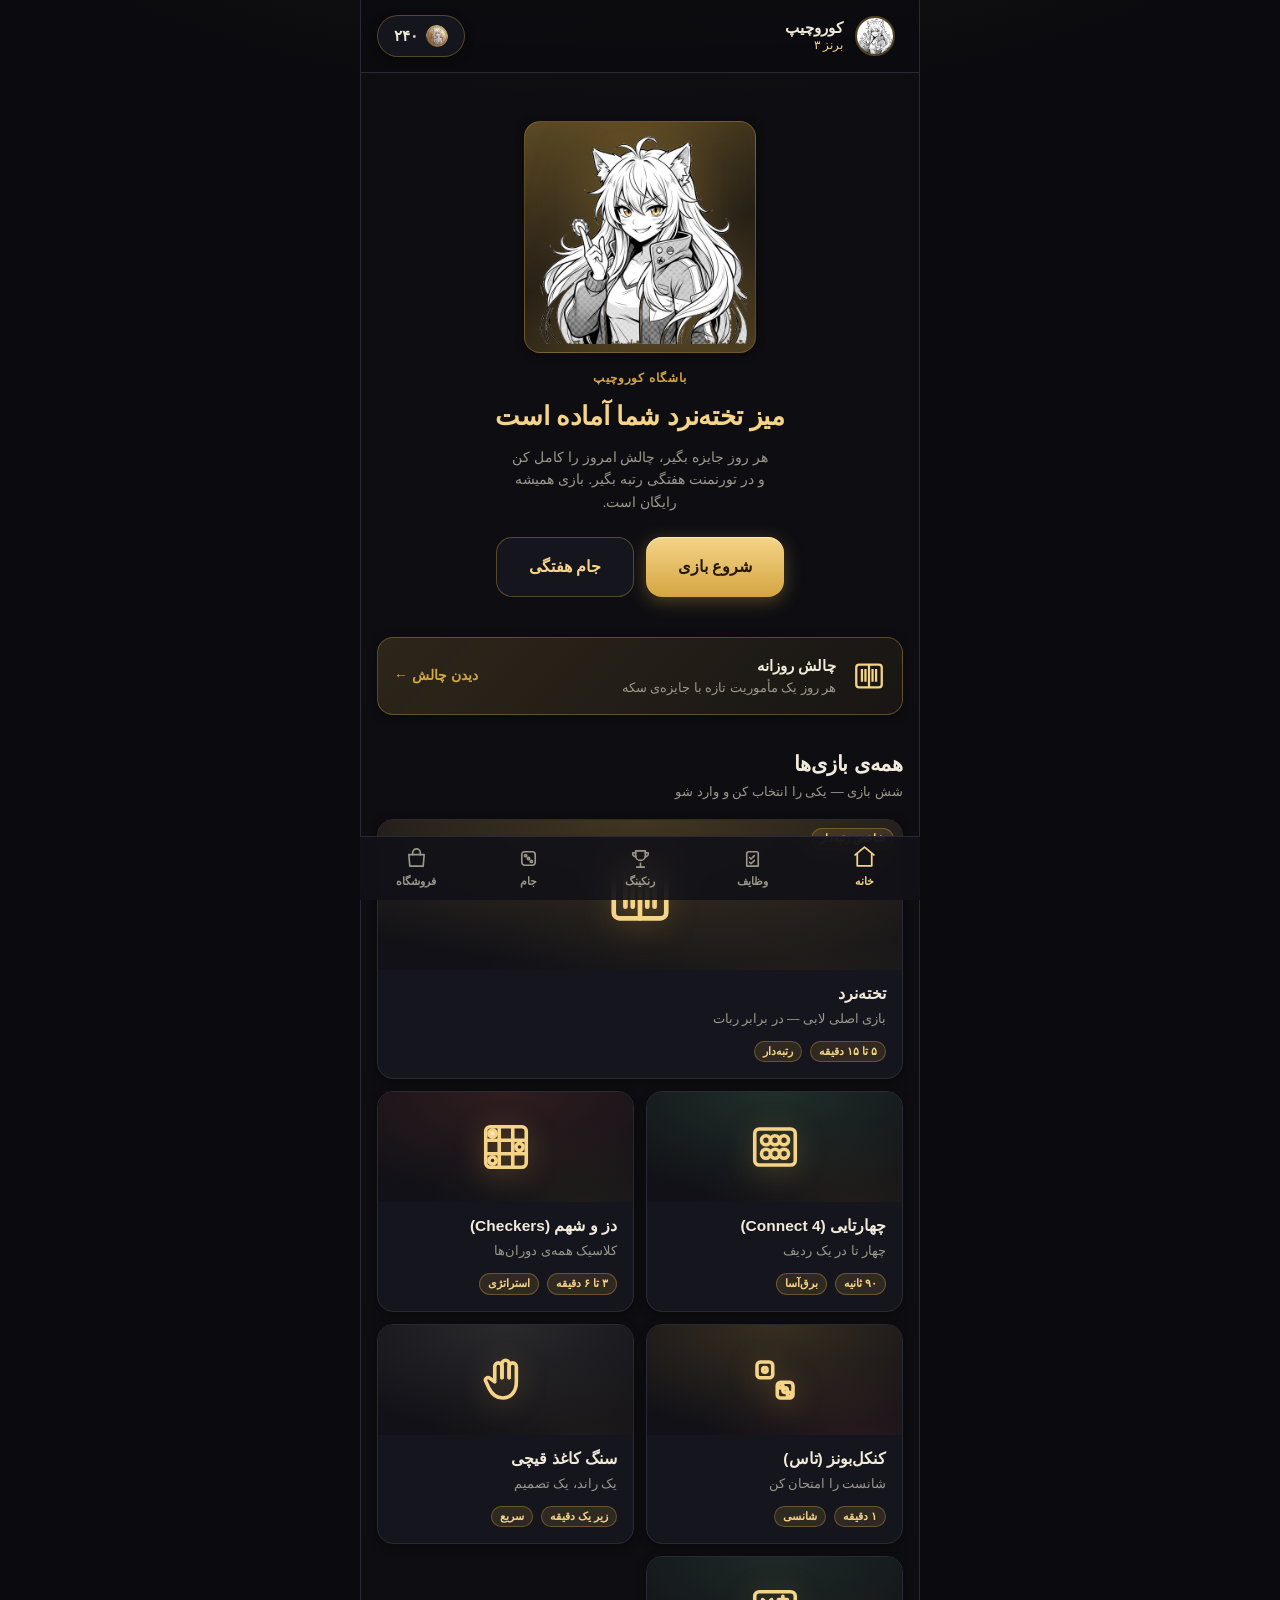
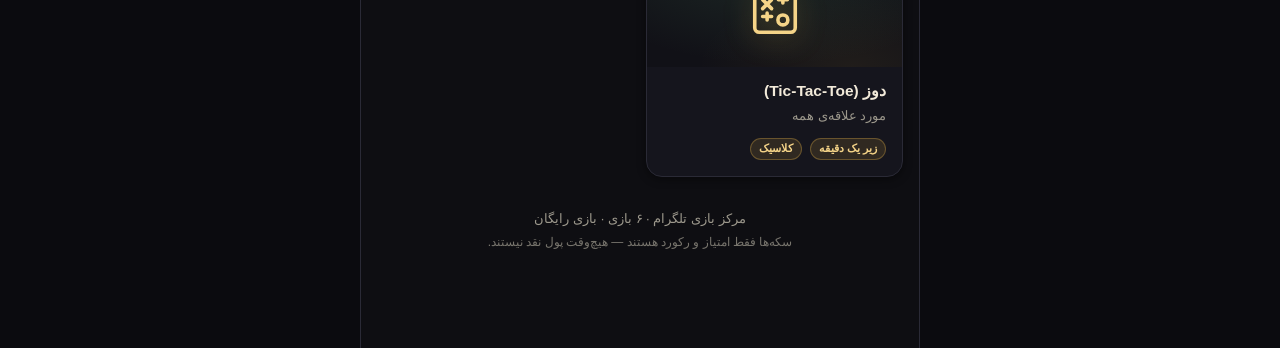
<file: index.html>
<!DOCTYPE html>
<html lang="fa" dir="rtl">
<head>
<meta charset="UTF-8">
<meta name="viewport" content="width=device-width, initial-scale=1, viewport-fit=cover, user-scalable=no">
<meta name="color-scheme" content="dark">
<meta name="theme-color" content="#0B0B0F">
<title>کوروچیپ — مرکز بازی تلگرام</title>
<link rel="icon" type="image/png" href="assets/coin.png">
<link rel="stylesheet" href="styles.css">
<script>/* Load the Telegram WebApp bridge only inside Telegram (hash carries tgWebApp* init data). */
(function(){if(location.hash.indexOf('tgWebApp')!==-1||/Telegram/i.test(navigator.userAgent)){
var s=document.createElement('script');s.src='https://telegram.org/js/telegram-web-app.js';document.head.appendChild(s);}})();</script>
</head>
<body>
<div id="app" class="app">

  <!-- ===== Header (balance + player) ===== -->
  <header class="topbar" id="topbar">
    <button type="button" class="brand" id="btn-profile" aria-label="پروفایل من">
      <img class="brand-avatar" src="assets/mascot-512.jpg" alt="کوروچیپ" width="40" height="40">
      <span class="brand-meta">
        <span class="brand-name">کوروچیپ</span>
        <span class="brand-rank" id="topbar-rank">برنز ۱</span>
      </span>
    </button>
    <button type="button" class="balance" id="btn-balance" aria-label="موجودی سکه">
      <img class="coin-img" src="assets/coin.png" alt="" width="22" height="22">
      <span class="balance-num" id="balance-num">۰</span>
    </button>
  </header>

  <!-- ===== Views ===== -->
  <main id="views">

    <!-- ============ HOME ============ -->
    <section class="view is-active" id="view-home" data-view="home">
      <div class="hero">
        <div class="hero-frame"><img class="hero-mascot" src="assets/mascot-512-cutout.png" alt="ماسکات کوروچیپ" width="512" height="512"></div>
        <p class="eyebrow">باشگاه کوروچیپ</p>
        <h1 class="hero-title">میز تخته‌نرد شما آماده است</h1>
        <p class="hero-sub">هر روز جایزه بگیر، چالش امروز را کامل کن و در تورنمنت هفتگی رتبه بگیر. بازی همیشه رایگان است.</p>
        <div class="hero-actions">
          <button type="button" class="btn btn-primary btn-lg" data-game="backgammon" data-mode="ai">شروع بازی</button>
          <button type="button" class="btn btn-ghost btn-lg" data-goto="tournament">جام هفتگی</button>
        </div>
      </div>

      <div class="strip strip-challenge" id="daily-challenge-card">
        <!-- filled by JS -->
      </div>

      <div class="section-head">
        <h2>همه‌ی بازی‌ها</h2>
        <p>شش بازی — یکی را انتخاب کن و وارد شو</p>
      </div>
      <div class="game-grid" id="game-grid"><!-- cards by JS --></div>

      <div class="footnote">
        <p>مرکز بازی تلگرام · ۶ بازی · بازی رایگان</p>
        <p class="footnote-muted">سکه‌ها فقط امتیاز و رکورد هستند — هیچ‌وقت پول نقد نیستند.</p>
      </div>
    </section>

    <!-- ============ TASKS ============ -->
    <section class="view" id="view-tasks" data-view="tasks">
      <div class="section-head">
        <h2>وظایف و جایزه‌ها</h2>
        <p>چک‌لیست روزانه‌ات — بازی‌ها در تب خانه‌اند</p>
      </div>

      <div class="panel reward-panel" id="reward-panel">
        <div class="reward-top">
          <div class="reward-icon" aria-hidden="true">
            <img class="coin-img" src="assets/coin.png" alt="" width="40" height="40">
          </div>
          <div class="reward-streak">
            <span class="streak-day">جایزه‌ی روزانه — روز <b id="streak-day">۱</b></span>
            <span class="streak-sub">از زنجیره</span>
          </div>
          <div class="streak-dots" id="streak-dots" aria-hidden="true"></div>
        </div>
        <p class="reward-copy">هر روز برگرد: یک بلیت رایگان جام هفتگی، به‌همراه سکه‌ی جایزه. هیچ خریدی، هیچ‌وقت.</p>
        <button type="button" class="btn btn-primary btn-lg btn-block" id="btn-claim-reward">دریافت بلیت رایگان</button>
      </div>

      <div class="section-head">
        <h3>وظایف امروز</h3>
        <p>نیمه‌شب تازه می‌شوند · جایزه‌ات منتظر است</p>
      </div>
      <div class="task-list" id="task-list"><!-- by JS --></div>

      <div class="section-head">
        <h3>چالش روزانه</h3>
        <p>هر روز یک مأموریت — تمامش کن و جایزه را بگیر</p>
      </div>
      <div class="panel challenge-detail" id="challenge-detail"><!-- by JS --></div>

      <div class="section-head">
        <h3>قفسه‌ی جام‌ها</h3>
        <p>مدال‌ها با بازی کردن باز می‌شوند و روی قفسه‌ات می‌مانند</p>
      </div>
      <div class="trophy-shelf" id="trophy-shelf"><!-- by JS --></div>
    </section>

    <!-- ============ LEADERBOARD ============ -->
    <section class="view" id="view-board" data-view="board">
      <div class="section-head">
        <h2>رنکینگ</h2>
        <p>دو جدول — امروز، و تمام دوران</p>
      </div>
      <div class="seg" role="tablist" id="board-seg">
        <button type="button" class="seg-btn is-active" data-board="daily" role="tab">روزانه</button>
        <button type="button" class="seg-btn" data-board="alltime" role="tab">تمام دوران</button>
      </div>
      <p class="board-note">جدول روزانه نیمه‌شب تازه می‌شود — امروز هر کسی می‌تواند صدرنشین شود.</p>
      <div class="board-list" id="board-list"><!-- by JS --></div>

      <div class="section-head">
        <h3>رنک‌های ELO</h3>
        <p>با هر برد، امتیازت بالا می‌رود</p>
      </div>
      <div class="ranks" id="ranks"><!-- by JS --></div>

      <div class="section-head">
        <h3>جدول مبتدی‌ها</h3>
        <p>مخصوص ۱۰ نشست اول — بدون کوسه‌های تمام دوران</p>
      </div>
      <div class="board-list board-mini" id="board-beginner"><!-- by JS --></div>

      <div class="section-head">
        <h3>هفته‌ی تو</h3>
        <p>این دستگاه، این نشست</p>
      </div>
      <div class="stat-band" id="stat-band"><!-- by JS --></div>
    </section>

    <!-- ============ TOURNAMENT ============ -->
    <section class="view" id="view-tournament" data-view="tournament">
      <div class="tourney-hero">
        <p class="eyebrow">جام هفتگی · پایان یکشنبه</p>
        <h2>یک جدول. هفت روز. افتخار ظاهری.</h2>
        <p class="muted">بازی‌های سریع را ببر تا در جدول این هفته بالا بروی. سه نفر اول اسکین تاس طلایی و یک ماه VIP می‌برند — جوایز ظاهری‌اند، هیچ‌وقت پول نقد نیستند، و ورود با بلیت رایگان روزانه‌ات است.</p>
        <div class="countdown" id="countdown" role="timer"></div>
        <button type="button" class="btn btn-primary btn-lg" id="btn-tourney-enter">ورود با ۱ بلیت</button>
      </div>

      <div class="section-head">
        <h3>تقسیم افتخار جوایز</h3>
      </div>
      <div class="prizes" id="prizes">
        <div class="prize prize-gold"><span class="prize-medal">اول</span><span class="prize-amount">پاداش قهرمانی</span><span class="prize-desc">اسکین تاس طلایی + یک ماه VIP</span></div>
        <div class="prize"><span class="prize-medal">دوم</span><span class="prize-amount">جایزه‌ی نایب‌قهرمانی</span><span class="prize-desc">اسکین تاس طلایی + یک ماه VIP</span></div>
        <div class="prize"><span class="prize-medal">سوم</span><span class="prize-amount">جایزه‌ی سوم</span><span class="prize-desc">اسکین تاس طلایی + یک ماه VIP</span></div>
      </div>
      <p class="ticket-note">بلیت · ۲۵ <span class="muted">در فروشگاه</span></p>

      <div class="section-head">
        <h3>جام چطور کار می‌کند</h3>
      </div>
      <div class="panel">
        <table class="rules-table">
          <thead><tr><th>رتبه</th><th>جایزه</th><th>شرایط</th></tr></thead>
          <tbody>
            <tr><td>اول تا سوم</td><td>اسکین تاس طلایی + یک ماه VIP</td><td>بیشترین برد مسابقه تا یکشنبه</td></tr>
            <tr><td>همه</td><td>+۲۵ سکه برای هر برد</td><td>هر برد سکه‌ی امتیازی هم می‌دهد</td></tr>
          </tbody>
        </table>
        <p class="muted small">جدول هفتگی است و برای ۱۰ نشست اولت یک جدول مبتدی جدا هست، تا بازیکن‌های تازه هیچ‌وقت با کوسه‌های تمام دوران روبه‌رو نشوند.</p>
      </div>
    </section>

    <!-- ============ SHOP ============ -->
    <section class="view" id="view-shop" data-view="shop">
      <div class="shop-hero">
        <!-- muted+loop+playsinline set here; playback starts via JS below (video autoplay attribute fails lint but is required behavior) -->
        <video class="coin-video" id="coin-video" src="assets/kurochip-coin-animation.mp4" muted loop playsinline preload="auto"></video>
        <div class="shop-hero-meta">
          <p class="eyebrow">فروشگاه سکه</p>
          <h2>با استارز تلگرام یا با تون بخر — ارزان و مستقیم</h2>
          <div class="shop-balance">
            <span class="muted">موجودی فعلی‌ات</span>
            <strong id="shop-balance-num">۰</strong>
            <span class="muted">سکه</span>
          </div>
        </div>
      </div>

      <div class="seg" role="tablist" id="pay-seg">
        <button type="button" class="seg-btn is-active" data-pay="stars" role="tab">استارز تلگرام</button>
        <button type="button" class="seg-btn" data-pay="ton" role="tab">تون (TON)</button>
      </div>
      <div class="pack-grid" id="pack-grid"><!-- by JS --></div>

      <div class="section-head">
        <h3>سفارش‌های من</h3>
        <p>هر خرید اول در سرور بازی ثبت می‌شود و وضعیتش همین‌جا زنده دنبال می‌شود.</p>
      </div>
      <div id="orders"><!-- by JS --></div>

      <div class="panel howto" id="howto">
        <h3>پرداخت چطور انجام می‌شود؟</h3>
        <details open>
          <summary>با تون</summary>
          <p>به محض زدن دکمه‌ی خرید، سفارشت ساخته می‌شود و صفحه‌ی پرداخت تون‌کیپر با آدرس ولت کوروچیپ و مبلغ دقیق باز می‌شود. اگر کیف پول تلگرام (Wallet) داری و ترجیحش می‌دهی، روی سفارشت در بخش «سفارش‌های من» دکمه‌ی «پرداخت با کیف پول تلگرام» هم هست.</p>
        </details>
        <details>
          <summary>پرداختت چطور دقیقاً به خودت می‌رسد؟</summary>
          <p>در توضیح (کامنت) هر انتقال، کد کامل و یکتای سفارشت همراه با برچسبی از آیدی تلگرام خودت می‌نشیند. سیستم فقط وقتی پرداختی را تأیید می‌کند که هر دو — کد سفارش و برچسب کاربر — با همان سفارش یکی باشند. اگر دستی پرداخت می‌کنی، کد کامل سفارشت را از «سفارش‌های من» عیناً در کامنت انتقال بنویس و تغییرش نده.</p>
        </details>
        <details>
          <summary>با استارز</summary>
          <p>به محض زدن دکمه‌ی خرید، سفارشت ساخته می‌شود و چت ربات کوروچیپ باز می‌شود تا فاکتور استارز همان‌جا صادر شود. اگر چت خودکار باز نشد، دکمه‌ی «ادامه‌ی پرداخت در ربات» روی سفارشت در «سفارش‌های من» همان کار را می‌کند.</p>
        </details>
        <p class="muted small">در هر دو روش، سکه فقط بعد از تأیید پرداخت در سیستم اضافه می‌شود — وضعیت سفارشت را از بخش «سفارش‌های من» ببین. بازی همیشه رایگان است — سکه فقط امتیاز و رکورد است و خریدش کاملاً اختیاری.</p>
        <div class="howto-actions">
          <button type="button" class="btn btn-ghost" id="btn-copy-wallet">کپی آدرس ولت تون</button>
          <a class="btn btn-ghost" href="https://t.me/F3LIXARGYLE" target="_blank" rel="noopener">پشتیبانی خرید — @F3LIXARGYLE</a>
        </div>
      </div>
    </section>

  </main>

  <!-- ===== Tab bar ===== -->
  <nav class="tabbar" id="tabbar" aria-label="ناوبری اصلی">
    <button type="button" class="tab is-active" data-goto="home">
      <svg viewBox="0 0 24 24" aria-hidden="true"><path d="M3 10.5 12 3l9 7.5"/><path d="M5 9.5V21h14V9.5"/></svg>
      <span>خانه</span>
    </button>
    <button type="button" class="tab" data-goto="tasks">
      <svg viewBox="0 0 24 24" aria-hidden="true"><path d="M9 5h7a2 2 0 0 1 2 2v13H6V7a2 2 0 0 1 2-2Z"/><path d="m9 11 1.5 1.5L14 9"/><path d="m9 16 1.5 1.5L14 14"/></svg>
      <span>وظایف</span>
    </button>
    <button type="button" class="tab" data-goto="board">
      <svg viewBox="0 0 24 24" aria-hidden="true"><path d="M8 21h8M12 17v4"/><path d="M7 4h10v5a5 5 0 0 1-10 0Z"/><path d="M7 6H4a3 3 0 0 0 3 4M17 6h3a3 3 0 0 1-3 4"/></svg>
      <span>رنکینگ</span>
    </button>
    <button type="button" class="tab" data-goto="tournament">
      <svg viewBox="0 0 24 24" aria-hidden="true"><rect x="5" y="5" width="14" height="14" rx="3"/><circle cx="9" cy="9" r="1.2"/><circle cx="15" cy="15" r="1.2"/><circle cx="12" cy="12" r="1.2"/></svg>
      <span>جام</span>
    </button>
    <button type="button" class="tab" data-goto="shop">
      <svg viewBox="0 0 24 24" aria-hidden="true"><path d="M4 8h16l-1 12H5Z"/><path d="M8 8V6a4 4 0 0 1 8 0v2"/></svg>
      <span>فروشگاه</span>
    </button>
  </nav>

  <!-- ===== Sheets & toasts ===== -->
  <div class="scrim" id="scrim" hidden></div>
  <div class="sheet" id="sheet" role="dialog" aria-modal="true" hidden></div>
  <div class="toasts" id="toasts" aria-live="polite"></div>
</div>
<script src="app.js"></script>
</body>
</html>
</file>
<file: styles.css>
/* ============================================================
   KuroChip Hub — Velvet Lounge (dark, premium casino lounge)
   Tokens defined once; every rule below uses them.
   ============================================================ */
:root{
  --bg:#0B0B0F;
  --bg-elev:#111117;
  --surface:#15151D;
  --surface-2:#1C1C26;
  --border:#2A2A36;
  --border-gold:rgba(212,165,66,.35);
  --text:#F2EADA;
  --muted:#9C988C;
  --accent:#D4A542;
  --accent-2:#F5D488;
  --accent-dim:rgba(212,165,66,.14);
  --danger:#E0634F;
  --ok:#67B57C;
  --radius:16px;
  --radius-sm:10px;
  --shadow-1:0 2px 10px rgba(0,0,0,.45);
  --shadow-2:0 10px 30px rgba(0,0,0,.55), 0 0 0 1px rgba(212,165,66,.14);
  --font:"Vazirmatn","Vazir","Segoe UI","Noto Naskh Arabic",Tahoma,sans-serif;
  --sp-1:4px; --sp-2:8px; --sp-3:12px; --sp-4:16px; --sp-5:24px; --sp-6:32px; --sp-7:48px;
  --tabbar-h:64px;
  --dur-fast:140ms; --dur-med:260ms;
  --ease-out:cubic-bezier(.22,1,.36,1);
  --ease-in:cubic-bezier(.7,.1,.9,.5);
}
*{box-sizing:border-box;margin:0;padding:0}
html{-webkit-text-size-adjust:100%}
body{
  background:var(--bg);color:var(--text);font-family:var(--font);
  font-size:15px;line-height:1.6;min-height:100vh;
  -webkit-tap-highlight-color:transparent;
  background-image:radial-gradient(1200px 500px at 50% -10%, rgba(212,165,66,.07), transparent 60%);
}
img,video,svg{display:block}
button{font:inherit;color:inherit;background:none;border:0;cursor:pointer}
a{color:inherit;text-decoration:none}
b{font-weight:700}
.muted{color:var(--muted)}
.small{font-size:13px}

.app{max-width:560px;margin:0 auto;padding-bottom:calc(var(--tabbar-h) + env(safe-area-inset-bottom, 0px));min-height:100vh;position:relative}
@media (min-width:640px){ .app{max-width:560px;border-inline:1px solid var(--border);background:rgba(255,255,255,.012)} }

/* ---------- Top bar ---------- */
.topbar{
  position:sticky;top:0;z-index:30;display:flex;align-items:center;justify-content:space-between;
  padding:calc(env(safe-area-inset-top,0px) + var(--sp-3)) var(--sp-4) var(--sp-3);
  background:color-mix(in srgb, var(--bg) 82%, transparent);backdrop-filter:blur(14px);
  border-bottom:1px solid var(--border);
}
.brand{display:flex;align-items:center;gap:var(--sp-3);border-radius:var(--radius-sm);padding:var(--sp-1) var(--sp-2) var(--sp-1) var(--sp-1);transition:background var(--dur-fast) var(--ease-out)}
.brand:active{background:var(--accent-dim)}
.brand-avatar{width:40px;height:40px;border-radius:50%;object-fit:cover;border:2px solid var(--border-gold)}
.brand-meta{display:flex;flex-direction:column;align-items:flex-start;line-height:1.3}
.brand-name{font-weight:700;font-size:15px}
.brand-rank{font-size:12px;color:var(--accent-2)}
.balance{
  display:flex;align-items:center;gap:var(--sp-2);
  background:var(--surface);border:1px solid var(--border-gold);border-radius:999px;
  padding:var(--sp-2) var(--sp-4);box-shadow:var(--shadow-1);
  transition:transform var(--dur-fast) var(--ease-out), background var(--dur-fast) var(--ease-out);
}
.balance:active{transform:scale(.96);background:var(--surface-2)}
.balance-num{font-weight:800;font-size:15px;font-variant-numeric:tabular-nums;min-width:2ch;text-align:center}
.coin-img{border-radius:50%;flex:none;object-fit:contain}

/* ---------- Views & transitions ---------- */
.views{position:relative}
.view{display:none;padding:var(--sp-5) var(--sp-4) var(--sp-6);animation:viewIn var(--dur-med) var(--ease-out)}
.view.is-active{display:block}
@keyframes viewIn{from{opacity:0;transform:translateY(10px)}to{opacity:1;transform:none}}

.section-head{margin:var(--sp-6) 0 var(--sp-4)}
.section-head:first-child{margin-top:0}
.section-head h2{font-size:21px;font-weight:800;letter-spacing:-.01em}
.section-head h3{font-size:17px;font-weight:800}
.section-head p{color:var(--muted);font-size:13px;margin-top:2px}
.eyebrow{color:var(--accent);font-size:12px;font-weight:700;letter-spacing:.06em}

/* ---------- Buttons ---------- */
.btn{
  display:inline-flex;align-items:center;justify-content:center;gap:var(--sp-2);
  border-radius:var(--radius);padding:var(--sp-3) var(--sp-5);font-weight:700;font-size:15px;
  min-height:44px;transition:transform var(--dur-fast) var(--ease-out), box-shadow var(--dur-fast) var(--ease-out), background var(--dur-fast) var(--ease-out);
  user-select:none;
}
.btn-lg{padding:var(--sp-4) var(--sp-6);font-size:16px}
.btn-block{width:100%}
.btn-primary{
  background:linear-gradient(180deg, var(--accent-2), var(--accent));color:#231803;
  box-shadow:0 4px 18px rgba(212,165,66,.35), inset 0 1px 0 rgba(255,255,255,.5);
}
.btn-primary:active{transform:scale(.97)}
.btn-ghost{background:var(--surface);border:1px solid var(--border-gold);color:var(--accent-2)}
.btn-ghost:active{transform:scale(.97);background:var(--surface-2)}
.btn:disabled{opacity:.45;pointer-events:none}
:focus-visible{outline:2px solid var(--accent);outline-offset:2px}

/* ---------- Hero ---------- */
.hero{text-align:center;padding:var(--sp-5) 0 var(--sp-4);position:relative}
.hero-frame{
  position:relative;width:min(60vw, 232px);margin:0 auto var(--sp-4);
  border-radius:var(--radius);padding:var(--sp-2);
  background:linear-gradient(160deg, rgba(212,165,66,.35), rgba(212,165,66,.06) 55%, rgba(212,165,66,.25));
  border:1px solid var(--border-gold);
  box-shadow:var(--shadow-1), inset 0 0 40px rgba(212,165,66,.08);
  overflow:hidden;
}
.hero-frame::before{
  content:'';position:absolute;inset:0;
  background:radial-gradient(circle at 50% 20%, rgba(212,165,66,.18), transparent 65%);
  pointer-events:none;
}
.hero-mascot{
  display:block;width:100%;height:auto;position:relative;
  object-fit:cover;object-position:top;aspect-ratio:1/1; /* crops the scan speckles at the source's bottom edge */
  animation:heroFloat 5s ease-in-out infinite;
  filter:drop-shadow(0 10px 30px rgba(212,165,66,.25));
}
@keyframes heroFloat{0%,100%{transform:translateY(0)}50%{transform:translateY(-8px)}}
.hero-title{font-size:26px;font-weight:900;letter-spacing:-.015em;color:var(--accent-2);margin-top:var(--sp-2)}
.hero-sub{color:var(--muted);font-size:14px;max-width:34ch;margin:var(--sp-2) auto 0}
.hero-actions{display:flex;gap:var(--sp-3);justify-content:center;margin-top:var(--sp-5);flex-wrap:wrap}

/* ---------- Panels ---------- */
.panel{background:var(--surface);border:1px solid var(--border);border-radius:var(--radius);padding:var(--sp-4);box-shadow:var(--shadow-1)}

/* ---------- Daily challenge strip ---------- */
.strip-challenge{
  display:flex;align-items:center;gap:var(--sp-4);
  background:linear-gradient(135deg, rgba(212,165,66,.16), rgba(212,165,66,.05));
  border:1px solid var(--border-gold);border-radius:var(--radius);padding:var(--sp-4);box-shadow:var(--shadow-1);
  margin-top:var(--sp-5);cursor:pointer;transition:transform var(--dur-fast) var(--ease-out);
}
.strip-challenge:active{transform:scale(.98)}
.challenge-badge{font-size:26px}
.strip-challenge h3{font-size:15px}
.strip-challenge p{font-size:12.5px;color:var(--muted)}
.strip-challenge .go{margin-inline-start:auto;color:var(--accent);font-weight:800;font-size:14px}

/* ---------- Game cards ---------- */
.game-grid{display:grid;grid-template-columns:1fr 1fr;gap:var(--sp-3)}
.game-card{
  position:relative;border-radius:var(--radius);overflow:hidden;text-align:start;
  background:var(--surface);border:1px solid var(--border);box-shadow:var(--shadow-1);
  transition:transform var(--dur-fast) var(--ease-out), border-color var(--dur-fast) var(--ease-out), box-shadow var(--dur-fast) var(--ease-out);
}
.game-card:active{transform:scale(.97);border-color:var(--border-gold);box-shadow:var(--shadow-2)}
.game-card.is-hero{grid-column:1 / -1}
.game-art{
  position:relative;height:110px;display:flex;align-items:center;justify-content:center;
  background:
    radial-gradient(120% 140% at 50% 0%, var(--c1), transparent 70%),
    radial-gradient(100% 120% at 80% 100%, var(--c2), transparent 60%),
    var(--bg-elev);
}
.game-card.is-hero .game-art{height:150px}
.game-art svg{width:54px;height:54px;stroke:var(--accent-2);fill:none;stroke-width:1.6;stroke-linecap:round;stroke-linejoin:round;filter:drop-shadow(0 4px 14px rgba(212,165,66,.35))}
.game-card.is-hero .game-art svg{width:70px;height:70px}
.game-art .tag{position:absolute;top:var(--sp-2);inset-inline-start:var(--sp-2)}
.game-body{padding:var(--sp-3) var(--sp-4) var(--sp-4)}
.game-body h3{font-size:15.5px;font-weight:800}
.game-body p{font-size:12.5px;color:var(--muted);margin-top:2px}
.game-meta{display:flex;gap:var(--sp-2);margin-top:var(--sp-3);flex-wrap:wrap}

.tag{display:inline-block;font-size:11px;font-weight:700;color:var(--accent-2);background:var(--accent-dim);border:1px solid var(--border-gold);border-radius:999px;padding:1px 8px}
.badge-coin{display:inline-flex;align-items:center;gap:4px;font-size:11.5px;color:var(--muted)}
.badge-coin .coin-img{width:14px;height:14px}

.footnote{text-align:center;color:var(--muted);font-size:13px;margin-top:var(--sp-6)}
.footnote-muted{font-size:12px;opacity:.75;margin-top:var(--sp-1)}

/* ---------- Tasks ---------- */
.reward-panel{border-color:var(--border-gold);background:linear-gradient(160deg, var(--surface), rgba(212,165,66,.07))}
.reward-top{display:flex;align-items:center;gap:var(--sp-3)}
.reward-icon{width:56px;height:56px;border-radius:var(--radius);background:var(--accent-dim);display:grid;place-items:center;border:1px solid var(--border-gold)}
.streak-day{font-weight:800;font-size:15px}
.streak-sub{display:block;font-size:12px;color:var(--muted)}
.streak-dots{display:flex;gap:6px;margin-inline-start:auto}
.streak-dots i{width:8px;height:8px;border-radius:50%;background:var(--border);transition:background var(--dur-med) var(--ease-out)}
.streak-dots i.on{background:var(--accent);box-shadow:0 0 8px rgba(212,165,66,.6)}
.reward-copy{font-size:13px;color:var(--muted);margin:var(--sp-3) 0 var(--sp-4)}

.task-list{display:flex;flex-direction:column;gap:var(--sp-2)}
.task{
  display:flex;align-items:center;gap:var(--sp-3);background:var(--surface);
  border:1px solid var(--border);border-radius:var(--radius);padding:var(--sp-3) var(--sp-4);
  transition:border-color var(--dur-med) var(--ease-out), opacity var(--dur-med) var(--ease-out);
}
.task.done{border-color:rgba(103,181,124,.4)}
.task .task-check{
  width:26px;height:26px;border-radius:50%;border:2px solid var(--border);flex:none;display:grid;place-items:center;
  transition:all var(--dur-med) var(--ease-out);
}
.task.done .task-check{background:var(--ok);border-color:var(--ok)}
.task .task-check svg{width:14px;height:14px;stroke:#0B0B0F;stroke-width:3;fill:none;opacity:0}
.task.done .task-check svg{opacity:1}
.task h4{font-size:14.5px;font-weight:700}
.task.done h4{text-decoration:line-through;color:var(--muted)}
.task p{font-size:12px;color:var(--muted)}

.challenge-detail{border-color:var(--border-gold)}
.challenge-detail .row{display:flex;align-items:center;gap:var(--sp-3);margin-top:var(--sp-3)}

/* ---------- Trophies ---------- */
.trophy-shelf{display:grid;grid-template-columns:repeat(3,1fr);gap:var(--sp-3)}
.trophy{
  background:var(--surface);border:1px solid var(--border);border-radius:var(--radius);
  padding:var(--sp-4) var(--sp-2);text-align:center;transition:all var(--dur-med) var(--ease-out);
}
.trophy svg{width:34px;height:34px;margin:0 auto var(--sp-2);stroke:var(--muted);fill:none;stroke-width:1.5}
.trophy.won svg{stroke:var(--accent-2);fill:rgba(212,165,66,.25);filter:drop-shadow(0 0 10px rgba(212,165,66,.45))}
.trophy.won{border-color:var(--border-gold)}
.trophy span{font-size:11.5px;color:var(--muted)}
.trophy.won span{color:var(--text)}
.trophy-empty{grid-column:1/-1;text-align:center;color:var(--muted);font-size:13px;padding:var(--sp-5)}

/* ---------- Segmented control ---------- */
.seg{display:flex;background:var(--surface);border:1px solid var(--border);border-radius:999px;padding:4px;gap:4px}
.seg-btn{flex:1;min-height:40px;border-radius:999px;font-weight:700;font-size:14px;color:var(--muted);transition:all var(--dur-med) var(--ease-out)}
.seg-btn.is-active{background:linear-gradient(180deg,var(--accent-2),var(--accent));color:#231803;box-shadow:0 2px 12px rgba(212,165,66,.35)}

.board-note{font-size:12.5px;color:var(--muted);margin:var(--sp-3) 0}

/* ---------- Leaderboard ---------- */
.board-list{display:flex;flex-direction:column;gap:var(--sp-2)}
.board-row{
  display:flex;align-items:center;gap:var(--sp-3);background:var(--surface);
  border:1px solid var(--border);border-radius:var(--radius-sm);padding:var(--sp-2) var(--sp-3);
  font-variant-numeric:tabular-nums;
}
.board-row .pos{width:28px;height:28px;border-radius:50%;display:grid;place-items:center;font-weight:800;font-size:13px;background:var(--surface-2);flex:none}
.board-row.p1 .pos{background:linear-gradient(180deg,var(--accent-2),var(--accent));color:#231803}
.board-row.p2 .pos,.board-row.p3 .pos{background:var(--accent-dim);color:var(--accent-2);border:1px solid var(--border-gold)}
.board-row .who{flex:1;min-width:0}
.board-row .who b{display:block;font-size:14px;white-space:nowrap;overflow:hidden;text-overflow:ellipsis}
.board-row .who span{font-size:11.5px;color:var(--muted)}
.board-row .pts{font-weight:800;color:var(--accent-2);display:flex;align-items:center;gap:6px;font-size:14px}
.board-row.me{border-color:var(--border-gold);background:linear-gradient(90deg, rgba(212,165,66,.08), var(--surface))}
.board-empty{padding:var(--sp-6) var(--sp-4);text-align:center;color:var(--muted);font-size:13.5px;border:1px dashed var(--border);border-radius:var(--radius)}

.ranks{display:flex;flex-direction:column;gap:var(--sp-2)}
.rank-row{display:flex;align-items:center;gap:var(--sp-3);background:var(--surface);border:1px solid var(--border);border-radius:var(--radius-sm);padding:var(--sp-3) var(--sp-4);transition:border-color var(--dur-med)}
.rank-row.current{border-color:var(--border-gold);box-shadow:inset 0 0 0 1px var(--border-gold)}
.rank-gem{width:34px;height:34px;flex:none}
.rank-row h4{font-size:14px}
.rank-row p{font-size:12px;color:var(--muted)}
.rank-row .range{margin-inline-start:auto;font-size:12px;color:var(--muted);font-variant-numeric:tabular-nums;white-space:nowrap}

.stat-band{display:grid;grid-template-columns:repeat(3,1fr);gap:var(--sp-3)}
.stat{background:var(--surface);border:1px solid var(--border);border-radius:var(--radius);padding:var(--sp-4);text-align:center}
.stat b{display:block;font-size:22px;font-variant-numeric:tabular-nums;color:var(--accent-2)}
.stat span{font-size:12px;color:var(--muted)}

/* ---------- Tournament ---------- */
.tourney-hero{
  text-align:center;padding:var(--sp-6) var(--sp-4);border-radius:var(--radius);
  background:
    radial-gradient(90% 120% at 50% 0%, rgba(212,165,66,.18), transparent 65%),
    var(--surface);
  border:1px solid var(--border-gold);box-shadow:var(--shadow-2);
}
.tourney-hero h2{font-size:22px;font-weight:900;color:var(--accent-2);margin-top:var(--sp-2)}
.tourney-hero .muted{font-size:13.5px;max-width:40ch;margin:var(--sp-2) auto 0}
.countdown{
  display:flex;justify-content:center;gap:var(--sp-3);margin:var(--sp-5) 0;direction:ltr;font-variant-numeric:tabular-nums;
}
.countdown .unit{background:var(--bg-elev);border:1px solid var(--border-gold);border-radius:var(--radius-sm);min-width:62px;padding:var(--sp-2) 0 var(--sp-3)}
.countdown b{display:block;font-size:24px;font-weight:900;color:var(--accent-2)}
.countdown span{font-size:11px;color:var(--muted)}
.ticket-note{font-size:13px;color:var(--muted);margin:var(--sp-3) 0}
.prizes{display:flex;flex-direction:column;gap:var(--sp-2)}
.prize{display:flex;align-items:center;flex-wrap:wrap;gap:var(--sp-2) var(--sp-3);background:var(--surface);border:1px solid var(--border);border-radius:var(--radius-sm);padding:var(--sp-3) var(--sp-4)}
.prize-gold{border-color:var(--border-gold);background:linear-gradient(90deg, rgba(212,165,66,.12), var(--surface))}
.prize-medal{font-weight:800;color:var(--accent-2);min-width:3ch}
.prize-amount{font-weight:900;font-size:15px;font-variant-numeric:tabular-nums}
.prize-desc{color:var(--muted);font-size:12.5px;flex-basis:100%}
.rules-table{width:100%;border-collapse:collapse;font-size:13px;margin-bottom:var(--sp-3)}
.rules-table th{color:var(--muted);font-weight:700;text-align:start;padding:var(--sp-2);border-bottom:1px solid var(--border);font-size:12px}
.rules-table td{padding:var(--sp-2);border-bottom:1px solid var(--border)}
.rules-table tr:last-child td{border-bottom:0}

/* ---------- Shop ---------- */
.shop-hero{
  display:flex;align-items:center;gap:var(--sp-4);overflow:hidden;
  background:linear-gradient(160deg, rgba(212,165,66,.14), var(--surface) 60%);
  border:1px solid var(--border-gold);border-radius:var(--radius);padding:var(--sp-4);box-shadow:var(--shadow-1);
}
.coin-video{width:110px;height:110px;object-fit:contain;flex:none;background:transparent}
@supports (mix-blend-mode:screen){ .coin-video{mix-blend-mode:screen} }
.shop-hero h2{font-size:17px;font-weight:800;margin-top:var(--sp-1)}
.shop-balance{display:flex;align-items:baseline;gap:var(--sp-2);margin-top:var(--sp-2)}
.shop-balance strong{font-size:20px;color:var(--accent-2);font-variant-numeric:tabular-nums}
.shop-hero .eyebrow{margin-top:var(--sp-2)}
.shop-hero .muted{font-size:12px}
.shop-balance .muted:first-child{font-size:12px}
.shop-balance .muted:last-child{font-size:12px}

.payseg{margin:var(--sp-5) 0 var(--sp-4)}
.pack-grid{display:grid;grid-template-columns:1fr 1fr;gap:var(--sp-3)}
.pack{
  text-align:center;background:var(--surface);border:1px solid var(--border);border-radius:var(--radius);
  padding:var(--sp-4) var(--sp-3);box-shadow:var(--shadow-1);
  transition:transform var(--dur-fast) var(--ease-out), border-color var(--dur-fast) var(--ease-out);
}
.pack:active{transform:scale(.97);border-color:var(--border-gold)}
.pack-best{border-color:var(--border-gold);position:relative}
.pack .pack-coins{display:flex;align-items:center;justify-content:center;gap:8px;font-weight:900;font-size:17px}
.pack .pack-coins .coin-img{width:24px;height:24px}
.pack .pack-price{margin-top:var(--sp-2);font-size:13px;color:var(--muted)}
.pack .btn{margin-top:var(--sp-3);width:100%;min-height:40px;padding:var(--sp-2);font-size:14px}
.pack .ribbon{position:absolute;top:-9px;inset-inline-start:50%;transform:translateX(50%);background:linear-gradient(180deg,var(--accent-2),var(--accent));color:#231803;font-size:10.5px;font-weight:800;border-radius:999px;padding:1px 10px;white-space:nowrap}

/* ---------- Orders ---------- */
.orders{display:flex;flex-direction:column;gap:var(--sp-2)}
.order{background:var(--surface);border:1px solid var(--border);border-radius:var(--radius);padding:var(--sp-3) var(--sp-4)}
.order-top{display:flex;align-items:center;justify-content:space-between;gap:var(--sp-3)}
.order h4{font-size:14px;display:flex;align-items:center;gap:8px}
.order .order-code{font-size:12px;color:var(--muted);direction:ltr;text-align:left;font-variant-numeric:tabular-nums;word-break:break-all}
.order .order-actions{display:flex;gap:var(--sp-2);margin-top:var(--sp-3);flex-wrap:wrap}
.order .btn{min-height:38px;padding:var(--sp-2) var(--sp-4);font-size:13px}
.status{display:inline-flex;align-items:center;gap:6px;font-size:12px;font-weight:700;border-radius:999px;padding:2px 10px;white-space:nowrap}
.status i{width:7px;height:7px;border-radius:50%;background:currentColor;animation:pulse 1.6s ease-in-out infinite}
.status-pending{color:var(--accent-2);background:var(--accent-dim)}
.status-paid{color:var(--ok);background:rgba(103,181,124,.14)}
@keyframes pulse{0%,100%{opacity:1}50%{opacity:.35}}
.orders-empty{padding:var(--sp-6) var(--sp-4);text-align:center;color:var(--muted);font-size:13.5px;border:1px dashed var(--border);border-radius:var(--radius)}

/* ---------- How-to (details) ---------- */
.howto details{border-bottom:1px solid var(--border);padding:var(--sp-3) 0}
.howto details:last-of-type{border-bottom:0}
.howto summary{cursor:pointer;font-weight:800;font-size:14.5px;color:var(--accent-2);list-style:none;position:relative;padding-inline-end:var(--sp-5)}
.howto summary::-webkit-details-marker{display:none}
.howto summary::after{content:'+';position:absolute;inset-inline-end:0;color:var(--muted);font-weight:400}
.howto details[open] summary::after{content:'−'}
.howto details p{font-size:13px;color:var(--muted);margin-top:var(--sp-2)}
.howto .howto-actions{display:flex;gap:var(--sp-2);margin-top:var(--sp-4);flex-wrap:wrap}

/* ---------- Sheet & scrim ---------- */
.scrim{position:fixed;inset:0;background:rgba(0,0,0,.6);backdrop-filter:blur(4px);z-index:40;opacity:0;transition:opacity var(--dur-med) var(--ease-out)}
.scrim.is-open{opacity:1}
.sheet{
  position:fixed;z-index:41;inset-inline:0;bottom:0;margin:0 auto;max-width:560px;
  background:var(--surface);border:1px solid var(--border-gold);border-bottom:0;
  border-radius:var(--radius) var(--radius) 0 0;box-shadow:var(--shadow-2);
  padding:var(--sp-5) var(--sp-5) calc(var(--sp-6) + env(safe-area-inset-bottom,0px));
  transform:translateY(100%);transition:transform var(--dur-med) var(--ease-out);max-height:86vh;overflow-y:auto;
}
.sheet.is-open{transform:none}
.sheet h3{font-size:18px;font-weight:900;color:var(--accent-2)}
.sheet .sheet-sub{font-size:13px;color:var(--muted);margin-top:var(--sp-1)}
.sheet-grab{width:40px;height:4px;border-radius:999px;background:var(--border);margin:0 auto var(--sp-4)}
.mode-list{display:flex;flex-direction:column;gap:var(--sp-2);margin-top:var(--sp-4)}
.mode-btn{
  display:flex;align-items:center;gap:var(--sp-3);text-align:start;background:var(--bg-elev);
  border:1px solid var(--border);border-radius:var(--radius);padding:var(--sp-3) var(--sp-4);
  transition:border-color var(--dur-fast) var(--ease-out), transform var(--dur-fast) var(--ease-out);
}
.mode-btn:active{transform:scale(.98);border-color:var(--border-gold)}
.mode-btn h4{font-size:14.5px}
.mode-btn p{font-size:12px;color:var(--muted)}
.mode-btn .go{margin-inline-start:auto;color:var(--accent);font-weight:800}

/* ---------- Toasts ---------- */
.toasts{position:fixed;z-index:60;inset-inline:0;bottom:calc(var(--tabbar-h) + env(safe-area-inset-bottom,0px) + 12px);display:flex;flex-direction:column;align-items:center;gap:var(--sp-2);pointer-events:none;padding:0 var(--sp-4)}
.toast{
  display:flex;align-items:center;gap:var(--sp-2);background:var(--surface-2);border:1px solid var(--border-gold);
  color:var(--text);border-radius:999px;padding:var(--sp-2) var(--sp-4);font-size:13.5px;font-weight:700;
  box-shadow:var(--shadow-2);animation:toastIn var(--dur-med) var(--ease-out), toastOut var(--dur-med) var(--ease-in) 2.6s forwards;
}
.toast img{width:18px;height:18px}
@keyframes toastIn{from{opacity:0;transform:translateY(12px) scale(.95)}to{opacity:1;transform:none}}
@keyframes toastOut{to{opacity:0;transform:translateY(8px)}}

/* ---------- Dialogs ---------- */
.dialog-scrim{position:fixed;inset:0;z-index:50;background:rgba(0,0,0,.65);backdrop-filter:blur(6px);display:grid;place-items:center;padding:var(--sp-5);opacity:0;transition:opacity var(--dur-med) var(--ease-out)}
.dialog-scrim.is-open{opacity:1}
.dialog{
  width:100%;max-width:400px;background:var(--surface);border:1px solid var(--border-gold);
  border-radius:var(--radius);box-shadow:var(--shadow-2);padding:var(--sp-5);text-align:center;
  transform:scale(.94);transition:transform var(--dur-med) var(--ease-out);
}
.dialog-scrim.is-open .dialog{transform:none}
.dialog .dialog-icon{width:72px;height:72px;margin:0 auto var(--sp-3)}
.dialog h3{font-size:19px;font-weight:900;color:var(--accent-2)}
.dialog p{font-size:14px;color:var(--muted);margin-top:var(--sp-2)}
.dialog .dialog-actions{display:flex;gap:var(--sp-2);margin-top:var(--sp-5)}
.dialog .dialog-actions .btn{flex:1}
.reward-list{display:flex;flex-direction:column;gap:var(--sp-2);margin-top:var(--sp-4);text-align:start}
.reward-list .row{display:flex;align-items:center;gap:var(--sp-2);background:var(--bg-elev);border:1px solid var(--border);border-radius:var(--radius-sm);padding:var(--sp-2) var(--sp-3);font-size:13.5px}
.reward-list .row .coin-img{width:20px;height:20px}

/* ---------- Skeleton / loading ---------- */
.skeleton{position:relative;overflow:hidden;background:var(--surface);border-radius:var(--radius)}
.skeleton::after{content:'';position:absolute;inset:0;background:linear-gradient(90deg,transparent,rgba(242,234,218,.06),transparent);animation:shimmer 1.4s infinite}
@keyframes shimmer{from{transform:translateX(-100%)}to{transform:translateX(100%)}}
.skeleton-line{height:14px;border-radius:8px;background:var(--surface-2);margin-bottom:var(--sp-2)}

/* ---------- Tab bar ---------- */
.tabbar{
  position:fixed;z-index:35;inset-inline:0;bottom:0;margin:0 auto;max-width:560px;
  display:flex;height:calc(var(--tabbar-h) + env(safe-area-inset-bottom,0px));
  padding-bottom:env(safe-area-inset-bottom,0px);
  background:color-mix(in srgb, var(--bg-elev) 88%, transparent);backdrop-filter:blur(16px);
  border-top:1px solid var(--border);
}
.tab{flex:1;display:flex;flex-direction:column;align-items:center;justify-content:center;gap:3px;color:var(--muted);font-size:11px;font-weight:700;transition:color var(--dur-fast) var(--ease-out)}
.tab svg{width:23px;height:23px;stroke:currentColor;fill:none;stroke-width:1.7;stroke-linecap:round;stroke-linejoin:round;transition:transform var(--dur-fast) var(--ease-out)}
.tab.is-active{color:var(--accent-2)}
.tab.is-active svg{transform:translateY(-2px) scale(1.08)}
.tab:active svg{transform:scale(.9)}

/* ---------- Reduced motion ---------- */
@media (prefers-reduced-motion:reduce){
  *,*::before,*::after{animation-duration:.01ms !important;animation-iteration-count:1 !important;transition-duration:.01ms !important}
  .hero-mascot{animation:none}
}

/* ---------- Playable bot boards (in the mode sheet) ---------- */
.play-head h3{font-size:19px;font-weight:900;color:var(--accent-2)}
.play-head .sheet-sub{margin-top:2px}
.play-status{min-height:22px;margin:var(--sp-2) 0 var(--sp-3);color:var(--accent);font-size:13.5px;font-weight:700;text-align:center}
.btn-block{width:100%}

/* Tic-Tac-Toe */
.ttt-grid{display:grid;grid-template-columns:repeat(3,1fr);gap:var(--sp-2);max-width:300px;margin:0 auto}
.ttt-cell{
  aspect-ratio:1;border-radius:var(--radius-sm);background:var(--surface-2);
  border:1px solid var(--border);font-size:34px;font-weight:900;color:var(--accent-2);
  transition:transform var(--dur-fast) var(--ease-out),border-color var(--dur-fast);
}
.ttt-cell:not(:disabled):active{transform:scale(.94);border-color:var(--border-gold)}
.ttt-cell:disabled{cursor:default}

/* Connect 4 */
.c4-grid{display:grid;grid-template-columns:repeat(7,1fr);gap:var(--sp-1);background:var(--surface-2);border:1px solid var(--border);border-radius:var(--radius-sm);padding:var(--sp-2)}
.c4-col{display:flex;flex-direction:column;gap:var(--sp-1);border-radius:6px;padding:2px}
.c4-col:not(:disabled):active{background:var(--accent-dim)}
.c4-cell{aspect-ratio:1;border-radius:50%;background:var(--bg);border:1px solid var(--border);position:relative}
.c4-cell.is-X{background:radial-gradient(circle at 35% 30%, var(--accent-2), var(--accent))}
.c4-cell.is-O{background:radial-gradient(circle at 35% 30%, #E8E6EF, #8D8A9C)}

/* Checkers */
.chk-grid{display:grid;grid-template-columns:repeat(8,1fr);border:2px solid var(--border-gold);border-radius:var(--radius-sm);overflow:hidden}
.chk-cell{aspect-ratio:1;background:#1A1410;position:relative;padding:0;min-width:0}
.chk-cell.dark{background:#2B2118}
.chk-cell.can{box-shadow:inset 0 0 0 2px rgba(212,165,66,.55)}
.chk-cell.target{box-shadow:inset 0 0 0 2px var(--ok)}
.chk-piece{position:absolute;inset:14%;border-radius:50%}
.chk-piece.is-p{background:radial-gradient(circle at 35% 30%, var(--accent-2), var(--accent))}
.chk-piece.is-b{background:radial-gradient(circle at 35% 30%, #E8E6EF, #8D8A9C)}
.chk-piece.is-k::after{content:'♛';position:absolute;inset:0;display:grid;place-items:center;font-size:12px;color:var(--bg)}

/* Rock Paper Scissors */
.rps-row{display:grid;grid-template-columns:repeat(3,1fr);gap:var(--sp-3)}
.rps-hand{
  aspect-ratio:1;border-radius:var(--radius);background:var(--surface-2);border:1px solid var(--border);
  display:grid;place-items:center;font-weight:900;font-size:17px;color:var(--accent-2);
  transition:transform var(--dur-fast) var(--ease-out),border-color var(--dur-fast);
}
.rps-hand:not(:disabled):active{transform:scale(.94);border-color:var(--border-gold)}
</file>
